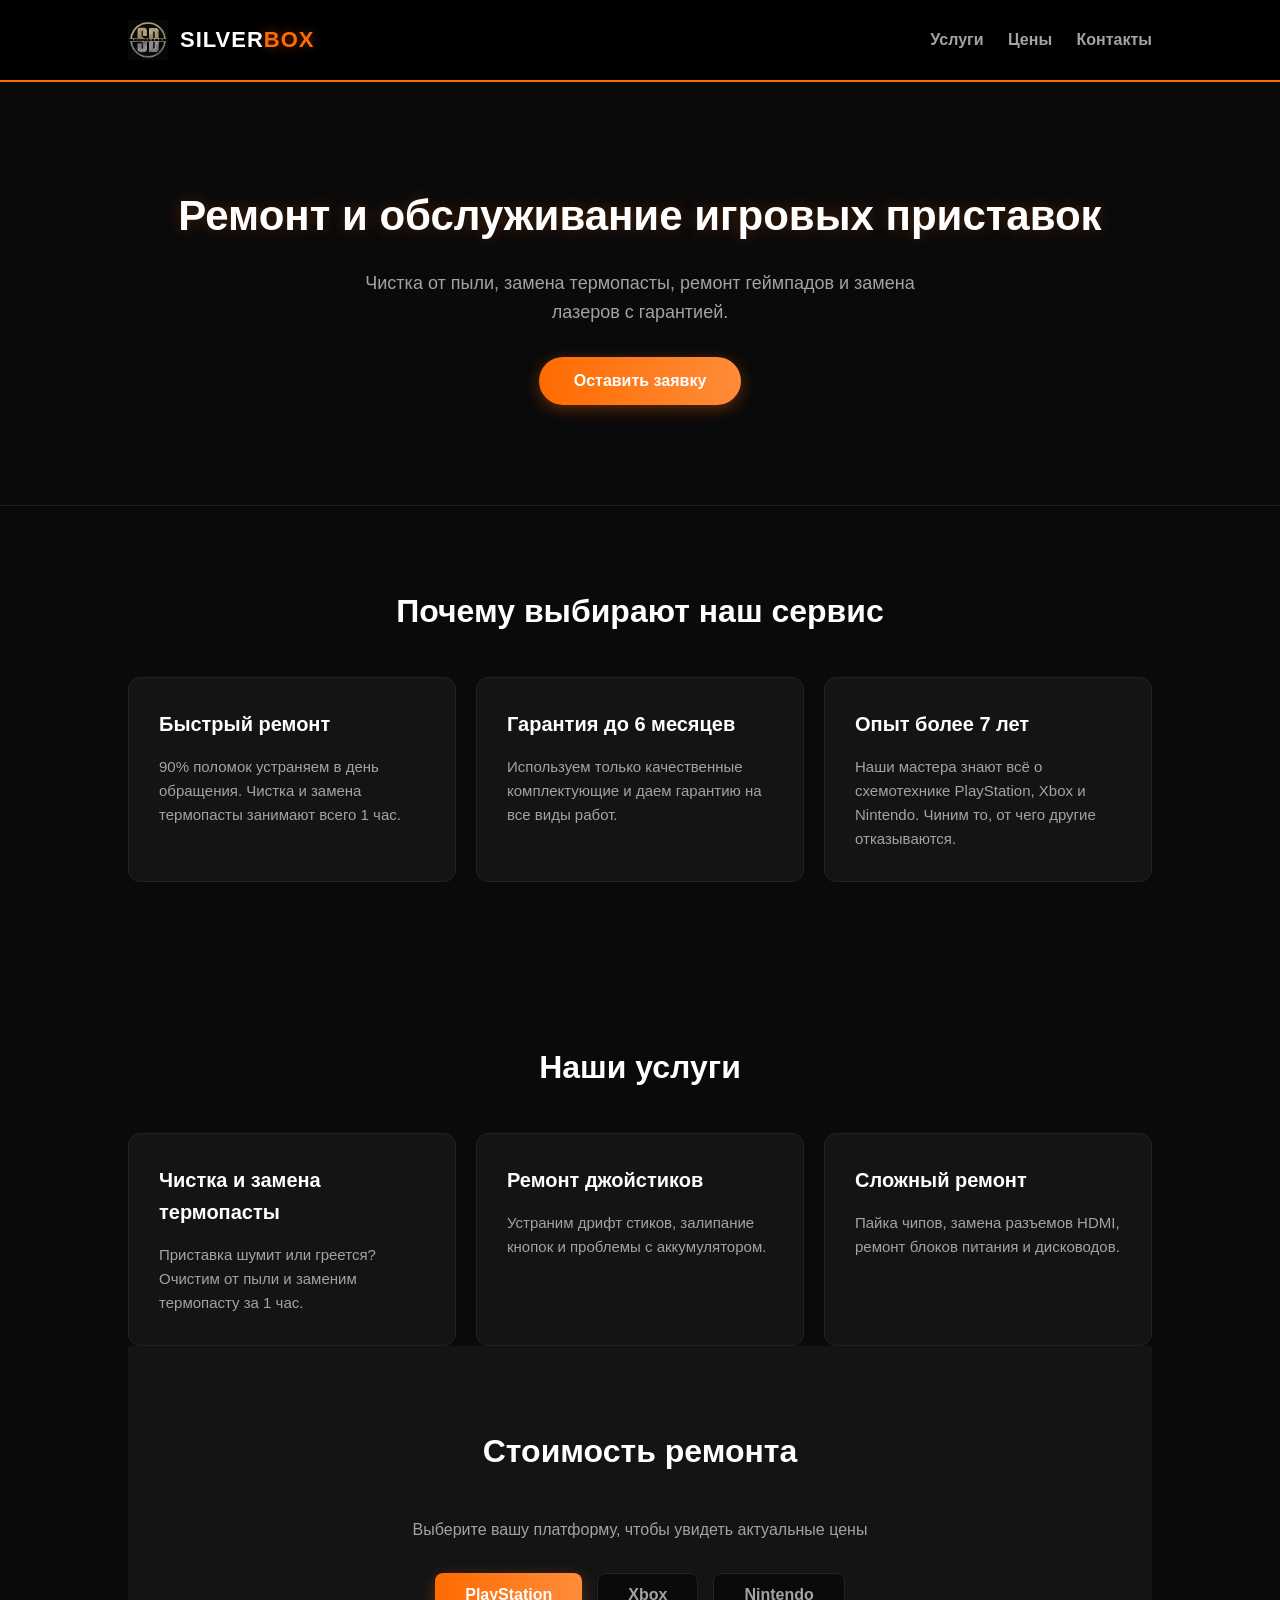
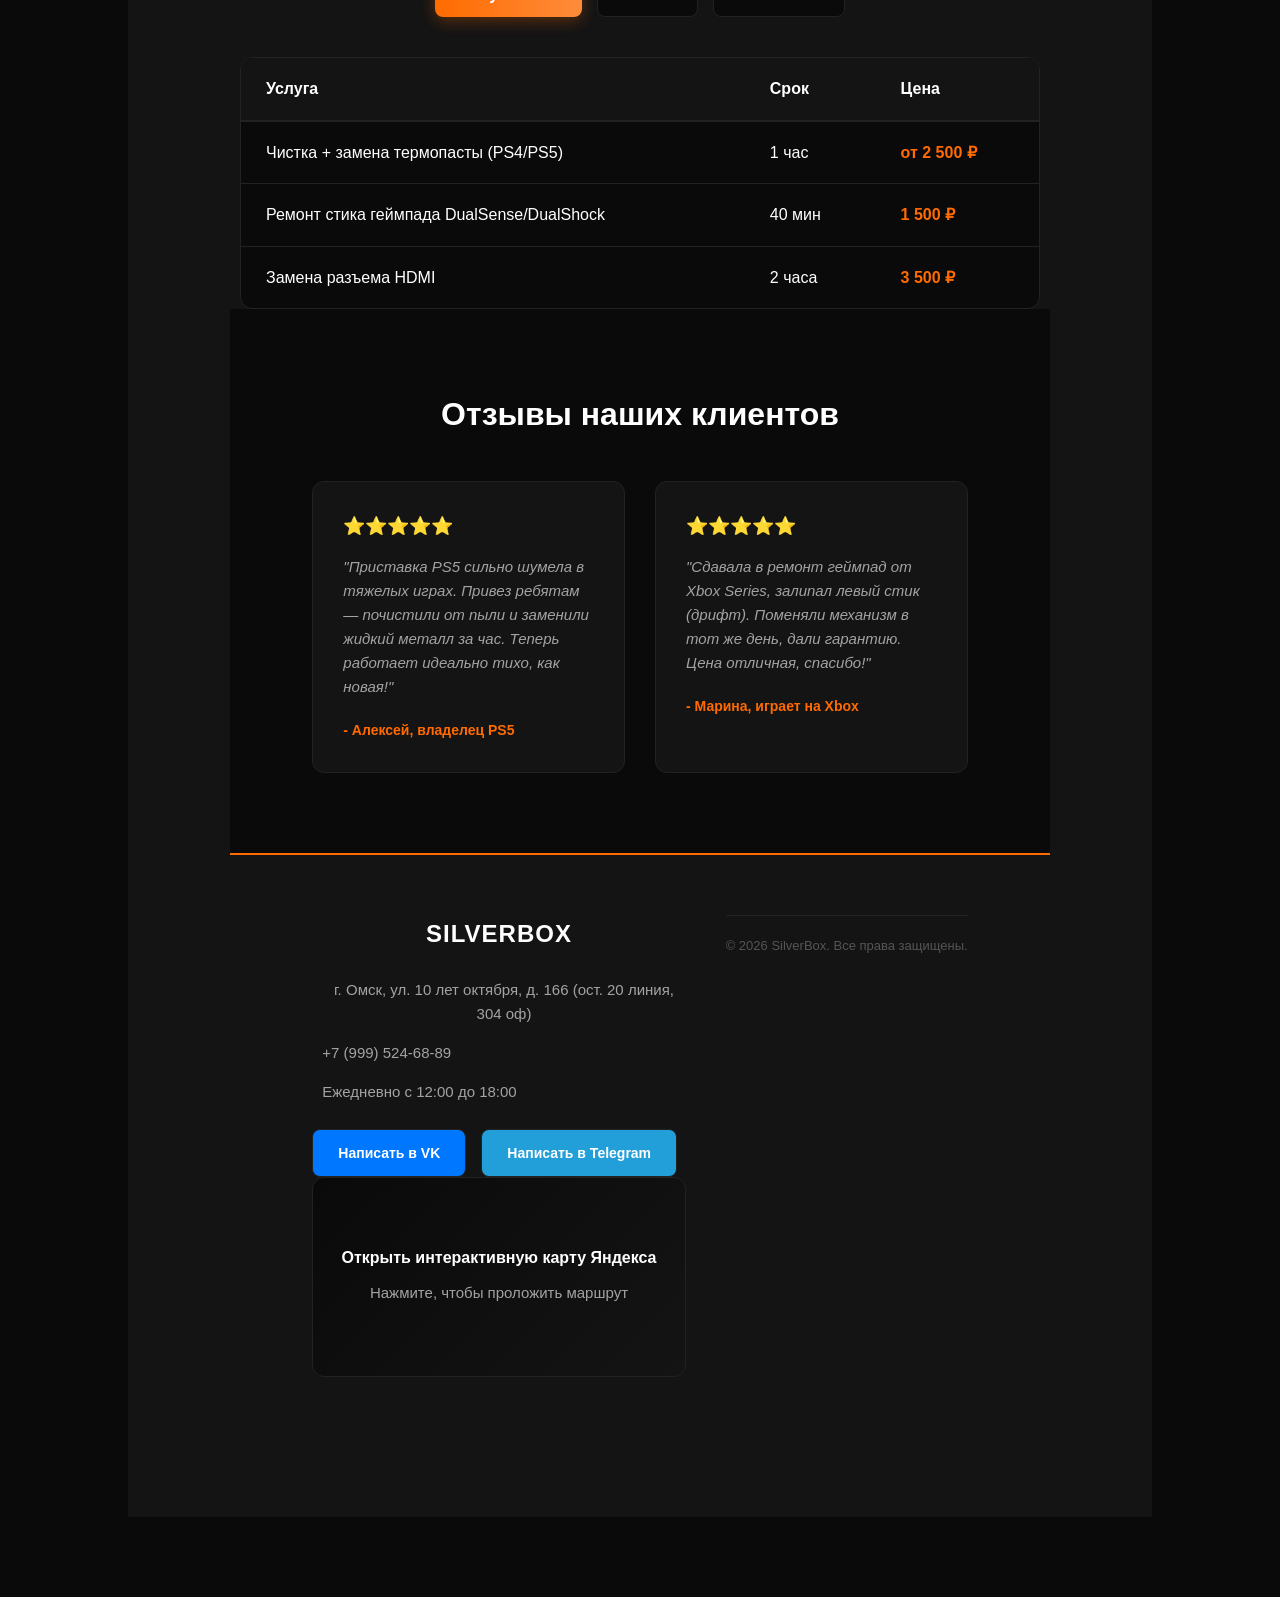
<file: index.html>
<!DOCTYPE html>
<html lang="ru">
<head>
    <link rel="stylesheet" href="https://fontawesome.com">
<meta name="theme-color" content="#ff6b00">
    <meta name="viewport" content="width=device-width, initial-scale=1.0">
    <meta charset="UTF-8">
    <!-- Основные SEO мета-теги -->
    <meta name="description" content="Профессиональный ремонт и обслуживание игровых приставок PlayStation, Xbox, Nintendo в Омске. Чистка, замена термопасты, ремонт джойстиков с гарантией.">
    <meta name="keywords" content="ремонт приставок, ремонт playstation, ремонт xbox, чистка ps5, ремонт джойстиков, омск">
    <title>Ремонт игровых приставок в Омске | Сервис SilverBox</title>
    <link rel="stylesheet" href="https://cloudflare.com">
    <link rel="stylesheet" href="style.css">
    <!-- Разметка Open Graph для мессенджеров и соцсетей -->
    <meta property="og:type" content="website">
    <meta property="og:title" content="Ремонт игровых приставок SilverBox">
    <meta property="og:description" content="Быстрый ремонт и обслуживание PlayStation, Xbox и Nintendo с гарантией до 1 года. Узнайте цены на сайте!">
    <meta property="og:url" content="https://kriksasha13-dot.github.io/console-repair/">
    <meta property="og:image" content="https://kriksasha13-dot.github.io/console-repair/logo.jpg">
    <meta http-equiv="Content-Type" content="text/html; charset=UTF-8">
    <meta name="yandex-verification" content="c61633ac401f3b7f" />
</head>
<body>

    <!-- Шапка сайта -->
    <header>
        <a href="#" class="logo-link">
            <!-- Ваша картинка-логотип -->
            <img src="logo.jpg" alt="SilverBox" class="logo-img">
            <!-- Текстовое название рядом -->
            <span class="logo-text">Silver<span class="logo-accent">Box</span></span>
        </a>
        <nav>
            <a href="#services">Услуги</a>
            <a href="#prices">Цены</a>
            <a href="#contacts">Контакты</a>
        </nav>
    </header>

    <!-- Главный баннер (Первый экран) -->
    <section class="hero">
        <h1 class="hero-fade">Ремонт и обслуживание игровых приставок</h1>
        <p class="hero-fade">Чистка от пыли, замена термопасты, ремонт геймпадов и замена лазеров с гарантией.</p>
        <!-- Добавили id="mainOrderBtn" в конец строчки -->
        <button class="cta-btn hero-fade" id="mainOrderBtn">Оставить заявку</button>
    </section>

    <!-- Блок преимуществ -->
    <section id="features" class="anim-hidden">
        <h2>Почему выбирают наш сервис</h2>
        <div class="features-grid">
            <div class="feature-card">
                <i class="fa-solid fa-bolt feature-icon"></i>
                <h3>Быстрый ремонт</h3>
                <p>90% поломок устраняем в день обращения. Чистка и замена термопасты занимают всего 1 час.</p>
            </div>
            <div class="feature-card">
                <i class="fa-solid fa-shield-halved feature-icon"></i>
                <h3>Гарантия до 6 месяцев</h3>
                <p>Используем только качественные комплектующие и даем гарантию на все виды работ.</p>
            </div>
            <div class="feature-card">
                <i class="fa-solid fa-microchip feature-icon"></i>
                <h3>Опыт более 7 лет</h3>
                <p>Наши мастера знают всё о схемотехнике PlayStation, Xbox и Nintendo. Чиним то, от чего другие отказываются.</p>
            </div>
        </div>
    </section>

    <!-- Блок с услугами -->
    <section id="services">
        <h2>Наши услуги</h2>
        <div class="services-grid">
            <div class="card anim-hidden">
                <h3>Чистка и замена термопасты</h3>
                <p>Приставка шумит или греется? Очистим от пыли и заменим термопасту за 1 час.</p>
            </div>
            <div class="card anim-hidden">
                <h3>Ремонт джойстиков</h3>
                <p>Устраним дрифт стиков, залипание кнопок и проблемы с аккумулятором.</p>
            </div>
            <div class="card anim-hidden">
                <h3>Сложный ремонт</h3>
                <p>Пайка чипов, замена разъемов HDMI, ремонт блоков питания и дисководов.</p>
            </div>
        </div>
        <!-- Блок с ценами -->
    <section id="prices" class="anim-hidden">
        <h2>Стоимость ремонта</h2>
        <p class="section-subtitle">Выберите вашу платформу, чтобы увидеть актуальные цены</p>
        
        <!-- Кнопки переключения платформ -->
        <div class="tabs">
            <button class="tab-btn active" data-platform="ps">PlayStation</button>
            <button class="tab-btn" data-platform="xbox">Xbox</button>
            <button class="tab-btn" data-platform="nintendo">Nintendo</button>
        </div>

        <!-- Таблица с ценами -->
        <div class="price-table-container">
            <table class="price-table">
                <thead>
                    <tr>
                        <th>Услуга</th>
                        <th>Срок</th>
                        <th>Цена</th>
                    </tr>
                </thead>
                <tbody id="priceLists">
                    <!-- Сюда JavaScript будет подставлять нужные строки -->
                </tbody>
            </table>
        </div>
        <!-- Блок отзывов -->
    <section id="reviews" class="anim-hidden">
        <h2>Отзывы наших клиентов</h2>
        <div class="reviews-grid">
            <div class="review-card">
                <div class="review-stars">⭐⭐⭐⭐⭐</div>
                <p class="review-text">"Приставка PS5 сильно шумела в тяжелых играх. Привез ребятам — почистили от пыли и заменили жидкий металл за час. Теперь работает идеально тихо, как новая!"</p>
                <div class="review-author">- Алексей, владелец PS5</div>
            </div>
            <div class="review-card">
                <div class="review-stars">⭐⭐⭐⭐⭐</div>
                <p class="review-text">"Сдавала в ремонт геймпад от Xbox Series, залипал левый стик (дрифт). Поменяли механизм в тот же день, дали гарантию. Цена отличная, спасибо!"</p>
                <div class="review-author">- Марина, играет на Xbox</div>
            </div>
        </div>
    </section>

    <!-- Подвал сайта (Контакты) -->
    <footer id="contacts">
        <div class="footer-content">
            <div class="footer-info">
                <h3>SilverBox</h3>
                <p><i class="fa-solid fa-location-dot"></i> г. Омск, ул. 10 лет октября, д. 166 (ост. 20 линия, 304 оф)</p>
                <p><i class="fa-solid fa-phone"></i> +7 (999) 524-68-89</p>
                <p><i class="fa-solid fa-clock"></i> Ежедневно с 12:00 до 18:00</p>
                <div class="footer-info">
                
                <!-- Новые надежные кнопки мессенджеров прямо в контактах -->
                <div class="footer-socials">
                    <a href="https://vk.com" target="_blank" class="social-link vk-social">Написать в VK</a>
                    <a href="https://t.me" target="_blank" class="social-link tg-social">Написать в Telegram</a>
                </div>
            </div>
            <!-- 100% рабочая ссылка строго на Яндекс Карты (без Дзена и Поиска) -->
            <div class="footer-map">
                <a href="https://yandex.ru/maps/66/omsk/house/ulitsa_10_let_oktyabrya_166/Y0oYcgVlS0YAQFtufXV5d31lZA==/?ll=73.426299%2C54.985784&z=17.6" target="_blank" class="map-link">
                    <div class="map-placeholder">
                        <i class="fa-solid fa-map-location-dot"></i>
                        <span>Открыть интерактивную карту Яндекса</span>
                        <p>Нажмите, чтобы проложить маршрут</p>
                    </div>
                </a>
            </div>
        </div>
        <div class="footer-bottom">
            &copy; 2026 SilverBox. Все права защищены.
        </div>
    </footer>
    </section>

<!-- Модальное окно (изначально скрыто) -->
    <div id="orderModal" class="modal">
        <div class="modal-content">
            <span class="close-btn">&times;</span>
            <h2>Оставить заявку</h2>
            <p>Заполните форму, и мы свяжемся с вами в течение 10 минут</p>
            
            <form id="repairForm" action="https://formspree.io/f/xnjekpqy" method="POST">
                <!-- Поле для имени -->
                <input type="text" name="Имя клиента" placeholder="Ваше имя" required>
                
                <!-- Поле для телефона -->
                <input type="tel" name="Телефон" placeholder="Номер телефона" required>
                
                <!-- Выбор приставки -->
                <select name="Приставка" required>
                    <option value="" disabled selected>Выберите вашу приставку</option>
                    <option value="PlayStation 5">PlayStation 5</option>
                    <option value="PlayStation 4">PlayStation 4</option>
                    <option value="Xbox Series X / S">Xbox Series X / S</option>
                    <option value="Nintendo Switch">Nintendo Switch</option>
                    <option value="Другая модель">Другая модель</option>
                </select>
                <button type="submit" class="cta-btn">Отправить</button>
            </form>
        </div>
    </div>
<script src="script.js"></script>
<script>
    // Проверяем, поддерживает ли браузер технологии приложений
    if ('serviceWorker' in navigator) {
        window.addEventListener('load', () => {
            navigator.serviceWorker.register('service-worker.js')
                .then(reg => console.log('Приложение успешно активировано!'))
                .catch(err => console.log('Ошибка активации приложения:', err));
        });
    }
</script>
</body>
</html>
</file>
<file: style.css>
/* ==========================================================================
   ОБНУЛЕНИЕ СТИЛЕЙ И НАСТРОЙКА СКРОЛЛА
   ========================================================================== */
html {
    overflow-x: hidden; 
    width: 100%;
}

* {
    margin: 0;
    padding: 0;
    box-sizing: border-box;
    font-family: 'Segoe UI', Roboto, Helvetica, Arial, sans-serif;
}

/* ОБЩИЕ СТИЛИ ДЛЯ САЙТА (ЧЕРНЫЙ ФОН И БЕЛЫЙ ТЕКСТ) */
body {
    background-color: #0a0a0a; /* Глубокий черный */
    color: #ffffff; /* Белый текст */
    line-height: 1.6;
    overflow-x: hidden;
    width: 100%;
}

/* Стили для букв VK и TG под иконками */
.btn-msg-text {
    font-size: 10px !important;
    font-weight: bold !important;
    text-transform: uppercase !important;
    margin-top: 2px !important;
    color: #ffffff !important;
}

.vk-btn {
    background-color: #0077ff !important; /* Синий VK */
}
.vk-btn:hover {
    background-color: #0066dd !important;
    transform: translateY(-5px) scale(1.05) !important;
    box-shadow: 0 6px 20px rgba(0, 119, 255, 0.6) !important;
}

.tg-btn {
    background-color: #229ed9 !important; /* Голубой Telegram */
}
.tg-btn:hover {
    background-color: #1e8cb1 !important;
    transform: translateY(-5px) scale(1.05) !important;
    box-shadow: 0 6px 20px rgba(34, 158, 217, 0.6) !important;
}

/* ШАПКА САЙТА (HEADER) — БЕЗУПРЕЧНЫЙ ЧЕРНЫЙ ФОН */
header {
    display: flex;
    justify-content: space-between;
    align-items: center;
    padding: 20px 10%;
    background-color: #000000; /* Покрасили в идеально черный цвет */
    border-bottom: 2px solid #ff6b00;
}

.logo-link {
    display: flex;
    align-items: center; 
    gap: 12px; 
    text-decoration: none;
}

/* СТИЛИ ДЛЯ КАРТИНКИ-ЛОГОТИПА — ЧИСТЫЙ КОД БЕЗ БАГОВ */
.logo-img {
    height: 40px; 
    width: auto;
    object-fit: contain;
    /* МЫ УДАЛИЛИ КРУТИВШИЙСЯ ТУТ MIX-BLEND-MODE, КОТОРЫЙ БЛОКИРОВАЛ КНОПКУ */
    transition: transform 0.3s ease;
}

.logo-text {
    font-size: 22px;
    font-weight: 800;
    color: #fff;
    text-transform: uppercase;
    letter-spacing: 1px;
}

/* Оранжевая подсветка для слова Box */
.logo-accent {
    color: #ff6b00;
    text-shadow: 0 0 10px rgba(255, 107, 0, 0.4);
}

.logo-link:hover .logo-img {
    transform: scale(1.05);
}

header nav a {
    color: #a3a3a3; /* Бело-серый текст */
    text-decoration: none;
    margin-left: 20px;
    font-weight: 600;
    transition: color 0.3s;
}

header nav a:hover {
    color: #ff6b00; /* Оранжевое свечение при наведении */
}

/* ==========================================================================
   ГЛАВНЫЙ БАННЕР (HERO SECTION)
   ========================================================================== */
.hero {
    text-align: center;
    padding: 100px 20px;
    background: linear-gradient(135px, #141414 0%, #0a0a0a 100%);
    border-bottom: 1px solid #222222;
}

.hero h1 {
    font-size: 42px;
    color: #fff;
    margin-bottom: 20px;
    text-shadow: 0 0 15px rgba(255, 107, 0, 0.25);
}

.hero p {
    font-size: 18px;
    color: #a3a3a3;
    max-width: 600px;
    margin: 0 auto 30px auto;
}

/* КНОПКА ЗАЯВКИ (ОРАНЖЕВЫЙ ГРАДИЕНТ) */
.cta-btn {
    background: linear-gradient(90deg, #ff6b00, #ff8c3a); 
    color: #fff;
    border: none;
    padding: 15px 35px;
    font-size: 16px;
    font-weight: bold;
    border-radius: 50px;
    cursor: pointer;
    box-shadow: 0 4px 15px rgba(255, 107, 0, 0.35);
    transition: transform 0.2s, box-shadow 0.2s;
}

.cta-btn:hover {
    transform: translateY(-3px); 
    box-shadow: 0 6px 20px rgba(255, 107, 0, 0.55);
    background: linear-gradient(90deg, #e05e00, #ff7b1a);
}

/* ==========================================================================
   БЛОК С ПРЕИМУЩЕСТВАМИ И УСЛУГАМИ
   ========================================================================== */
#features, #services {
    padding: 80px 10%;
    text-align: center;
    background-color: #0a0a0a;
}

#features h2, #services h2 {
    font-size: 32px;
    margin-bottom: 40px;
    color: #fff;
}

.features-grid, .services-grid {
    display: flex;
    justify-content: space-between;
    gap: 20px;
    flex-wrap: wrap; 
}

/* СТИЛЬ КАРТОЧЕК */
.feature-card, .card {
    background-color: #141414;
    flex: 1;
    min-width: 250px;
    padding: 30px;
    border-radius: 12px;
    border: 1px solid #222222;
    text-align: left;
    transition: all 0.3s ease;
}

.feature-card:hover, .card:hover {
    border-color: #ff6b00; /* Оранжевая рамка */
    transform: translateY(-8px) scale(1.02) !important; 
    box-shadow: 0 10px 25px rgba(255, 107, 0, 0.2); 
    background-color: #1a1a1a; 
}

.feature-icon {
    font-size: 40px;
    color: #ff6b00;
    margin-bottom: 20px;
    text-shadow: 0 0 15px rgba(255, 107, 0, 0.4); 
}

.feature-card h3, .card h3 {
    color: #fff;
    margin-bottom: 15px;
    font-size: 20px;
}

.feature-card p, .card p {
    color: #a3a3a3;
    font-size: 15px;
}

/* ==========================================================================
   БЛОК ЦЕН И ТАБЛИЦА
   ========================================================================== */
#prices {
    padding: 80px 10%;
    text-align: center;
    background-color: #141414;
}

.section-subtitle {
    color: #a3a3a3;
    margin-bottom: 30px;
}

.tabs {
    display: flex;
    justify-content: center;
    gap: 15px;
    margin-bottom: 40px;
}

.tab-btn {
    background-color: #0a0a0a;
    color: #a3a3a3;
    border: 1px solid #222222;
    padding: 12px 30px;
    font-size: 16px;
    font-weight: 600;
    border-radius: 8px;
    cursor: pointer;
    transition: all 0.3s ease;
}

.tab-btn:hover {
    color: #fff;
    border-color: #ff6b00;
}

.tab-btn.active {
    background: linear-gradient(90deg, #ff6b00, #ff8c3a);
    color: #fff;
    border: none;
    box-shadow: 0 4px 15px rgba(255, 107, 0, 0.3);
}

.price-table-container {
    max-width: 800px;
    margin: 0 auto;
    background-color: #0a0a0a;
    border-radius: 12px;
    border: 1px solid #222222;
    overflow: hidden;
}

.price-table {
    width: 100%;
    border-collapse: collapse;
    text-align: left;
}

.price-table th {
    background-color: #141414;
    color: #fff;
    font-weight: 600;
    border-bottom: 2px solid #222222;
    padding: 18px 25px;
}

.price-table td {
    padding: 18px 25px;
}

.price-table tr {
    border-bottom: 1px solid #222222;
    transition: background-color 0.2s;
}

.price-table tr:last-child {
    border-bottom: none;
}

.price-table tr:hover {
    background-color: #141414;
}

.price-table td:last-child {
    color: #ff6b00;
    font-weight: bold;
}

/* ==========================================================================
   БЛОК ОТЗЫВОВ
   ========================================================================== */
#reviews {
    padding: 80px 10%;
    text-align: center;
    background-color: #0a0a0a;
}

#reviews h2 {
    font-size: 32px;
    margin-bottom: 40px;
    color: #fff;
}

.reviews-grid {
    display: flex;
    justify-content: center;
    gap: 30px;
    flex-wrap: wrap;
}

.review-card {
    background-color: #141414;
    border: 1px solid #222222;
    border-radius: 12px;
    padding: 30px;
    max-width: 450px;
    flex: 1;
    min-width: 280px;
    text-align: left;
}

.review-stars {
    color: #ff6b00; 
    margin-bottom: 15px;
    font-size: 18px;
}

.review-text {
    color: #a3a3a3;
    font-style: italic;
    font-size: 15px;
    margin-bottom: 20px;
    line-height: 1.6;
}

.review-author {
    color: #ff6b00;
    font-weight: 600;
    font-size: 14px;
}

/* ==========================================================================
   ПОДВАЛ САЙТА (FOOTER) И КАРТА
   ========================================================================== */
footer {
    background-color: #141414;
    border-top: 2px solid #ff6b00;
    padding: 60px 10% 20px 10%;
    width: 100%;
}

.footer-content {
    display: flex;
    justify-content: space-between; /* Контакты строго влево, карта строго вправо */
    align-items: flex-start;
    gap: 40px; /* Фиксированный зазор между колонками */
    margin-bottom: 40px;
    width: 100%;
}

.footer-info {
    flex: 1; /* Ровно половина ширины */
    min-width: 250px;
}

.footer-info h3 {
    color: #fff;
    font-size: 24px;
    margin-bottom: 25px;
    text-transform: uppercase;
    letter-spacing: 1px;
}

.footer-info p {
    color: #a3a3a3;
    margin-bottom: 15px;
    font-size: 15px;
    display: flex;
    align-items: center;
    gap: 10px;
}

.footer-info i {
    color: #ff6b00;
}

/* СТИЛИ ДЛЯ КНОПОК МЕССЕНДЖЕРОВ НА ПК */
.footer-socials {
    display: flex;
    gap: 15px;
    margin-top: 25px;
    width: max-content;
}

.social-link {
    text-decoration: none;
    color: #ffffff;
    font-size: 14px;
    font-weight: bold;
    padding: 12px 25px;
    border-radius: 8px;
    transition: all 0.3s ease;
    border: 1px solid #222222;
    white-space: nowrap;
}

.vk-social { background-color: #0077ff; }
.vk-social:hover { background-color: #0066dd; box-shadow: 0 0 15px rgba(0, 119, 255, 0.4); transform: translateY(-2px); }

.tg-social { background-color: #229ed9; }
.tg-social:hover { background-color: #1e8cb1; box-shadow: 0 0 15px rgba(34, 158, 217, 0.4); transform: translateY(-2px); }

/* КОЛОНКА КАРТЫ НА ПК */
.footer-map {
    flex: 1; /* Ровно вторая половину ширины */
    min-width: 250px;
}

.map-link {
    text-decoration: none;
    display: block;
}

.map-placeholder {
    width: 100%;
    height: 200px;
    background: linear-gradient(135deg, #0a0a0a 0%, #141414 100%);
    border: 1px solid #222222;
    border-radius: 12px;
    display: flex;
    flex-direction: column;
    justify-content: center;
    align-items: center;
    gap: 10px;
    cursor: pointer;
    transition: all 0.3s ease;
    text-align: center;
    padding: 20px;
}

.map-placeholder:hover {
    border-color: #ff6b00;
    box-shadow: 0 0 20px rgba(255, 107, 0, 0.15);
    background-color: #1a1a1a;
}

.map-placeholder i {
    font-size: 40px;
    color: #ff6b00;
    text-shadow: 0 0 10px rgba(255, 107, 0, 0.3);
    transition: transform 0.3s ease;
}

.map-placeholder:hover i { transform: scale(1.1) rotate(-5deg); }
.map-placeholder span { color: #fff; font-weight: 600; font-size: 16px; }

.footer-bottom {
    text-align: center;
    color: #555555;
    font-size: 13px;
    border-top: 1px solid #222222;
    padding-top: 20px;
}

/* ==========================================================================
   МОДАЛЬНОЕ ОКНО ЗАЯВКИ
   ========================================================================== */
/* МОДАЛЬНОЕ ОКНО ЗАЯВКИ — ТЕПЕРЬ ВСЕГДА ПОВЕРХ САЙТА */
.modal {
    position: fixed;
    top: 0;
    left: 0;
    width: 100%;
    height: 100%;
    background-color: rgba(0, 0, 0, 0.85);
    
    /* Критически важный параметр: поднимает окно на самый верхний слой */
    z-index: 99999 !important; 
    
    display: flex; 
    justify-content: center;
    align-items: center;
    
    /* Начальное скрытое состояние */
    opacity: 0;
    visibility: hidden;
    transition: opacity 0.4s ease, visibility 0.4s ease;
}

/* СОСТОЯНИЕ КОГДА ОКНО ОТКРЫТО */
.modal.modal-visible {
    opacity: 1 !important;
    visibility: visible !important;
}

.modal-content {
    background-color: #141414;
    padding: 40px;
    border-radius: 16px;
    border: 2px solid #ff6b00;
    max-width: 450px;
    width: 90%;
    position: relative;
    text-align: center;
    transform: scale(0.7);
    transition: transform 0.4s cubic-bezier(0.34, 1.56, 0.64, 1);
}

.close-btn {
    position: absolute;
    top: 15px;
    right: 20px;
    font-size: 28px;
    color: #a3a3a3;
    cursor: pointer;
    transition: color 0.3s;
}

.close-btn:hover {
    color: #ff4757;
}

#repairForm input, #repairForm select {
    width: 100%;
    padding: 12px 15px;
    margin-bottom: 15px;
    background-color: #0a0a0a;
    border: 1px solid #222222;
    border-radius: 8px;
    color: #fff;
    font-size: 15px;
    outline: none;
    transition: border-color 0.3s ease, box-shadow 0.3s ease;
}
#repairForm input:focus, #repairForm select:focus {
    border-color: #ff6b00;
    box-shadow: 0 0 10px rgba(255, 107, 0, 0.25);
}

/* ==========================================================================
   КЛАССЫ ДЛЯ АНИМАЦИЙ
   /* ==========================================================================
   КЛАССЫ ДЛЯ АНИМАЦИЙ (СКРОЛЛ / ЗАГРУЗКА)
   ========================================================================== */
.anim-hidden {
    opacity: 0;
    transform: translateY(40px);
    transition: all 0.7s ease-out;
}

.anim-show {
    opacity: 1;
    transform: translateY(0);
}

.services-grid .card:nth-child(1), .features-grid .feature-card:nth-child(1) { transition-delay: 0s; }
.services-grid .card:nth-child(2), .features-grid .feature-card:nth-child(2) { transition-delay: 0.15s; }
.services-grid .card:nth-child(3), .features-grid .feature-card:nth-child(3) { transition-delay: 0.3s; }

.hero .hero-fade {
    opacity: 0 !important;
    transform: scale(0.97) translateY(10px) !important;
    transition: opacity 0.8s ease, transform 0.8s ease !important;
}

.hero.hero-active .hero-fade {
    opacity: 1 !important;
    transform: scale(1) translateY(0) !important;
}

.hero.hero-active p.hero-fade { transition-delay: 0.25s !important; }
.hero.hero-active .cta-btn.hero-fade { transition-delay: 0.5s !important; }

.price-table tbody tr {
    opacity: 0;
    transform: translateY(5px);
    transition: opacity 0.3s ease, transform 0.3s ease;
}

.price-table tbody tr.row-visible {
    opacity: 1;
    transform: translateY(0);
}
/* ==========================================================================
   ПЛАВАЮЩИЕ КНОПКИ МЕССЕНДЖЕРОВ
   ========================================================================== */
.messenger-buttons {
    position: fixed;
    bottom: 30px;
    right: 30px;
    display: flex;
    flex-direction: column;
    gap: 15px;
    z-index: 9999; /* Чтобы кнопки были поверх всех слоев сайта */
}

.msg-btn {
    width: 55px;
    height: 55px;
    border-radius: 50%;
    display: flex;
    justify-content: center;
    align-items: center;
    color: #fff;
    font-size: 26px;
    text-decoration: none;
    box-shadow: 0 4px 15px rgba(0, 0, 0, 0.4);
    transition: transform 0.3s ease, box-shadow 0.3s ease, background-color 0.3s ease;
}

/* Стили для кнопки VK */
.vk-btn {
    background-color: #0077ff; /* Фирменный синий цвет VK */
}
.vk-btn:hover {
    background-color: #0066dd;
    transform: translateY(-5px) scale(1.05);
    box-shadow: 0 6px 20px rgba(0, 119, 255, 0.4);
}

/* Стили для кнопки Telegram */
.tg-btn {
    background-color: #229ed9; /* Фирменный голубой цвет Telegram */
}
.tg-btn:hover {
    background-color: #1e8cb1;
    transform: translateY(-5px) scale(1.05);
    box-shadow: 0 6px 20px rgba(34, 158, 217, 0.4);
}

/* ==========================================================================
   КНОПКИ МЕССЕНДЖЕРОВ В ПОДВАЛЕ (ИСПРАВЛЕНО ДЛЯ ПК)
   ========================================================================== */
.footer-socials {
    display: flex;
    gap: 15px;
    margin-top: 25px;
    width: max-content; /* Кнопки занимают ровно столько места, сколько им нужно, и не липнут к карте */
    justify-content: flex-start; /* На ПК выравниваем аккуратно по левому краю к тексту */
}

.social-link {
    text-decoration: none;
    color: #ffffff;
    font-size: 14px;
    font-weight: bold;
    padding: 12px 25px;
    border-radius: 8px;
    transition: all 0.3s ease;
    border: 1px solid #222222;
    white-space: nowrap; /* Запрещаем тексту внутри кнопок переноситься на новую строку */
}

/* Кнопка VK */
.vk-social {
    background-color: #0077ff;
}
.vk-social:hover {
    background-color: #0066dd;
    box-shadow: 0 0 15px rgba(0, 119, 255, 0.4);
    transform: translateY(-2px);
}

/* Кнопка Telegram */
.tg-social {
    background-color: #229ed9;
}
.tg-social:hover {
    background-color: #1e8cb1;
    box-shadow: 0 0 15px rgba(34, 158, 217, 0.4);
    transform: translateY(-2px);
}

/* ==========================================================================
   ПОЛНАЯ МОБИЛЬНАЯ АДАПТИВНОСТЬ
   ========================================================================== */
@media (max-width: 768px) {
    header, #features, #services, #calculator, #prices, #reviews, footer {
        padding: 30px 20px !important;
    }

    header {
        flex-direction: column !important;
        gap: 15px;
        text-align: center;
    }

    .logo-link { justify-content: center !important; }
    .logo-img { height: 35px; }
    .logo-text { font-size: 18px; }

    header nav {
        display: flex;
        justify-content: center;
        flex-wrap: wrap;
        gap: 15px;
    }

    header nav a { margin: 0; font-size: 14px; }

    .hero { padding: 50px 15px !important; }
    .hero h1 { font-size: 26px !important; line-height: 1.3; }
    .hero p { font-size: 14px; margin-bottom: 25px; }
    .cta-btn { width: 100%; max-width: 300px; }

    #features h2, #services h2, #calculator h2, #prices h2, #reviews h2 {
        font-size: 24px !important;
        margin-bottom: 25px;
    }

    .features-grid, .services-grid, .reviews-grid {
        display: flex !important;
        flex-direction: column !important;
        align-items: center !important;
        gap: 15px !important;
        width: 100% !important;
    }

    .feature-card, .card, .review-card {
        width: 100% !important;
        max-width: 100% !important;
        min-width: 100% !important;
        padding: 25px 20px !important;
        margin: 0 !important;
        text-align: left !important;
    }

    .calc-text, .calc-price {
        font-size: 14px !important;
    }

    .total-price {
        font-size: 30px !important;
    }

    /* ВКЛАДКИ ЦЕН */
    .tabs { flex-wrap: wrap; gap: 8px; margin-bottom: 20px; width: 100%; }
    .tab-btn { padding: 10px 12px; font-size: 13px; flex: 1; min-width: 90px; }

    /* ПЕРЕСТРОЕНИЕ ТАБЛИЦЫ В КРУПНЫЕ ВЕРТИКАЛЬНЫЕ БЛОКИ-КАРТОЧКИ */
    .price-table-container { border: none !important; background: none !important; width: 100% !important; }
    .price-table thead { display: none !important; }
    .price-table, .price-table tbody, .price-table tr, .price-table td { display: block !important; width: 100% !important; }

    .price-table tr {
        background-color: #141414 !important;
        border: 1px solid #222222 !important;
        border-radius: 10px !important;
        margin-bottom: 12px !important;
        padding: 15px !important;
    }

    .price-table td:nth-child(1) { font-size: 15px !important; font-weight: 600 !important; color: #fff !important; padding: 0 0 8px 0 !important; border: none !important; }
    .price-table td:nth-child(2) { font-size: 13px !important; color: #a3a3a3 !important; padding: 0 0 10px 0 !important; border: none !important; }
    .price-table td:nth-child(3) { font-size: 16px !important; color: #ff6b00 !important; font-weight: bold !important; padding: 8px 0 0 0 !important; border-top: 1px solid #222222 !important; }

    /* ПОДВАЛ */
    .footer-content { display: flex !important; flex-direction: column !important; align-items: center !important; gap: 25px !important; width: 100% !important; }
    
    .footer-info {
        text-align: center !important;
        width: 100% !important;
        padding-left: 0 !important; padding-right: 0 !important;
        margin-left: 0 !important; margin-right: 0 !important;
    }

    .footer-info p {
        display: flex !important; align-items: center !important; justify-content: center !important;
        text-align: center !important; gap: 10px !important; font-size: 14px !important; margin-bottom: 12px !important;
    }
    .footer-socials {
        justify-content: center !important; /* На телефонах кнопки встанут строго по центру экрана */
        width: 100% !important;
        gap: 10px !important;
        margin-bottom: 20px !important; /* Добавили отступ снизу, чтобы кнопки больше не слипались с картой */
    }
    .social-link {
        padding: 10px 15px !important;
        font-size: 13px !important;
        flex: 1 !important; /* Поделят экран телефона поровну */
        text-align: center !important;
    }

    .footer-map { width: 100% !important; max-width: 100% !important; }
    .map-placeholder { height: 160px !important; }
    .modal-content { padding: 25px 15px; width: 95%; }
/* Уменьшаем кнопки мессенджеров на телефонах */
    .messenger-buttons {
        bottom: 20px;
        right: 20px;
        gap: 10px;
    }
    .msg-btn {
        width: 48px;
        height: 48px;
        font-size: 22px;
    }
}
</file>
